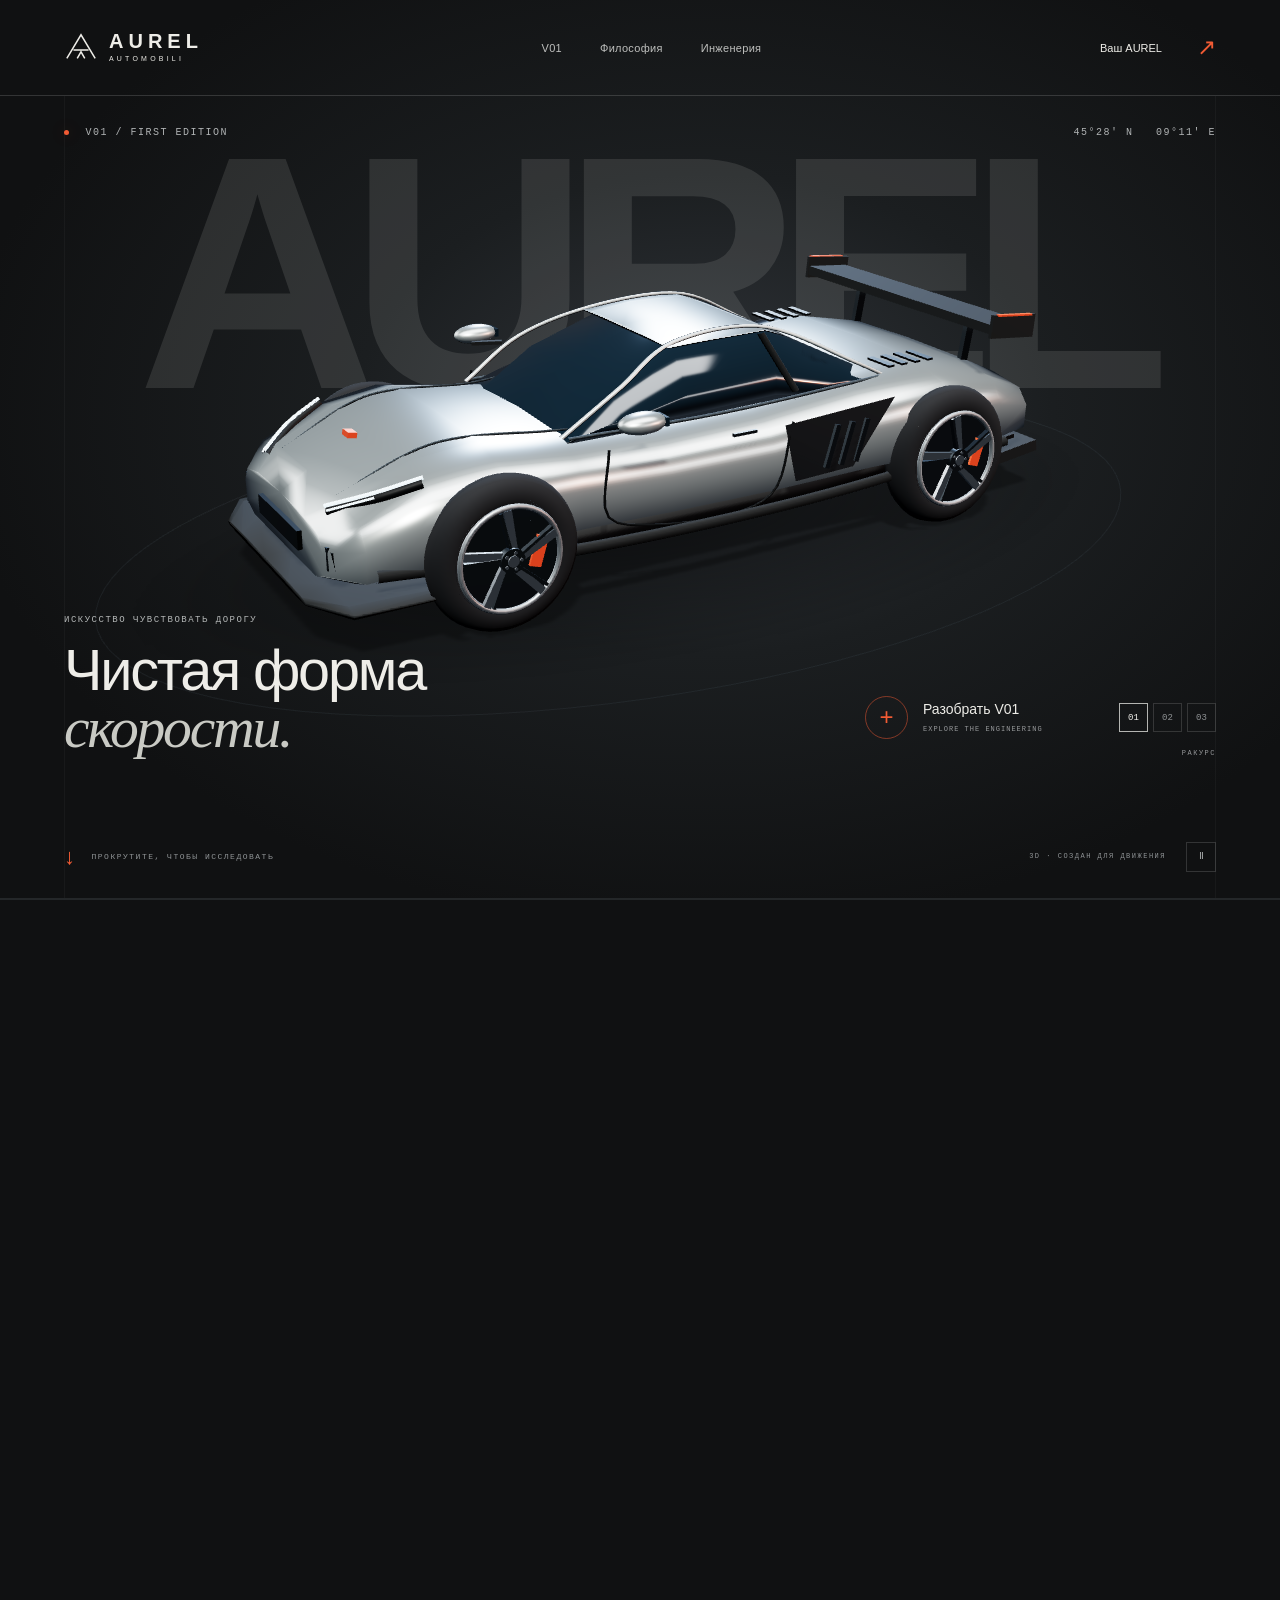
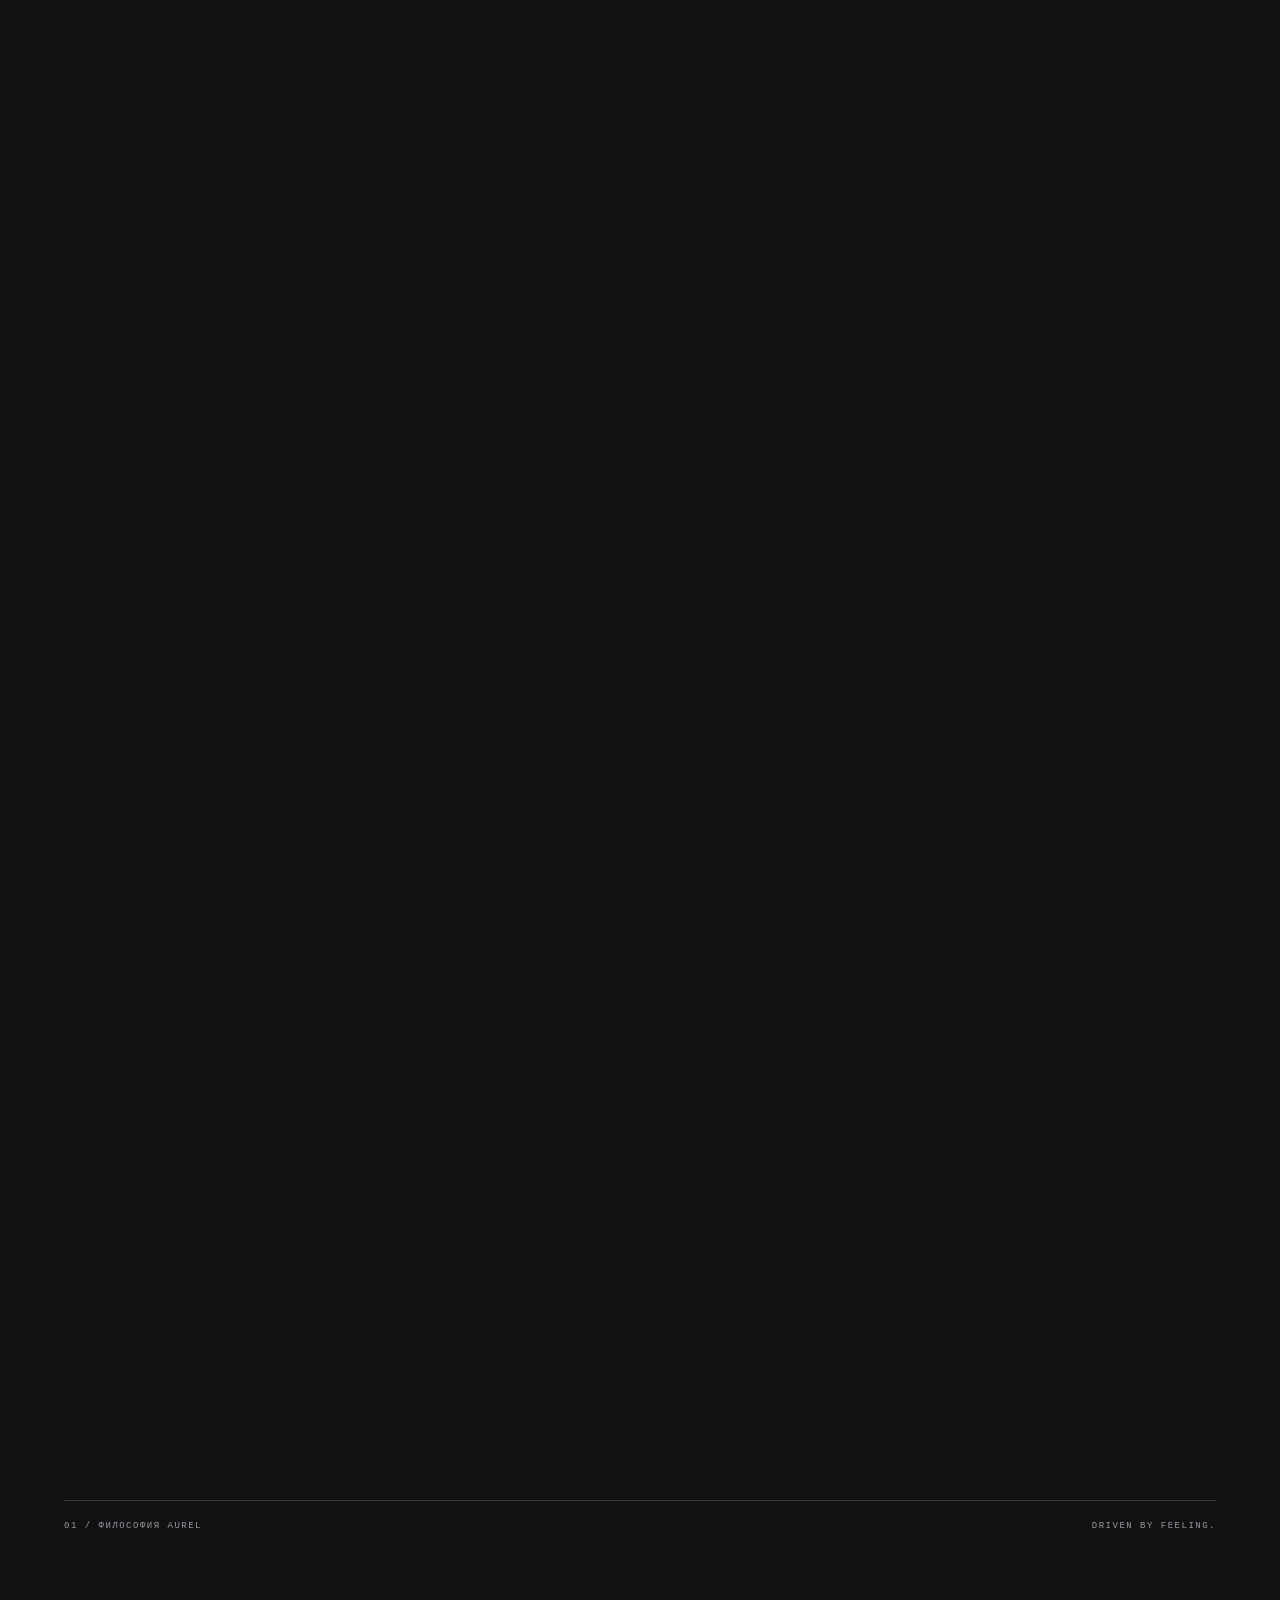
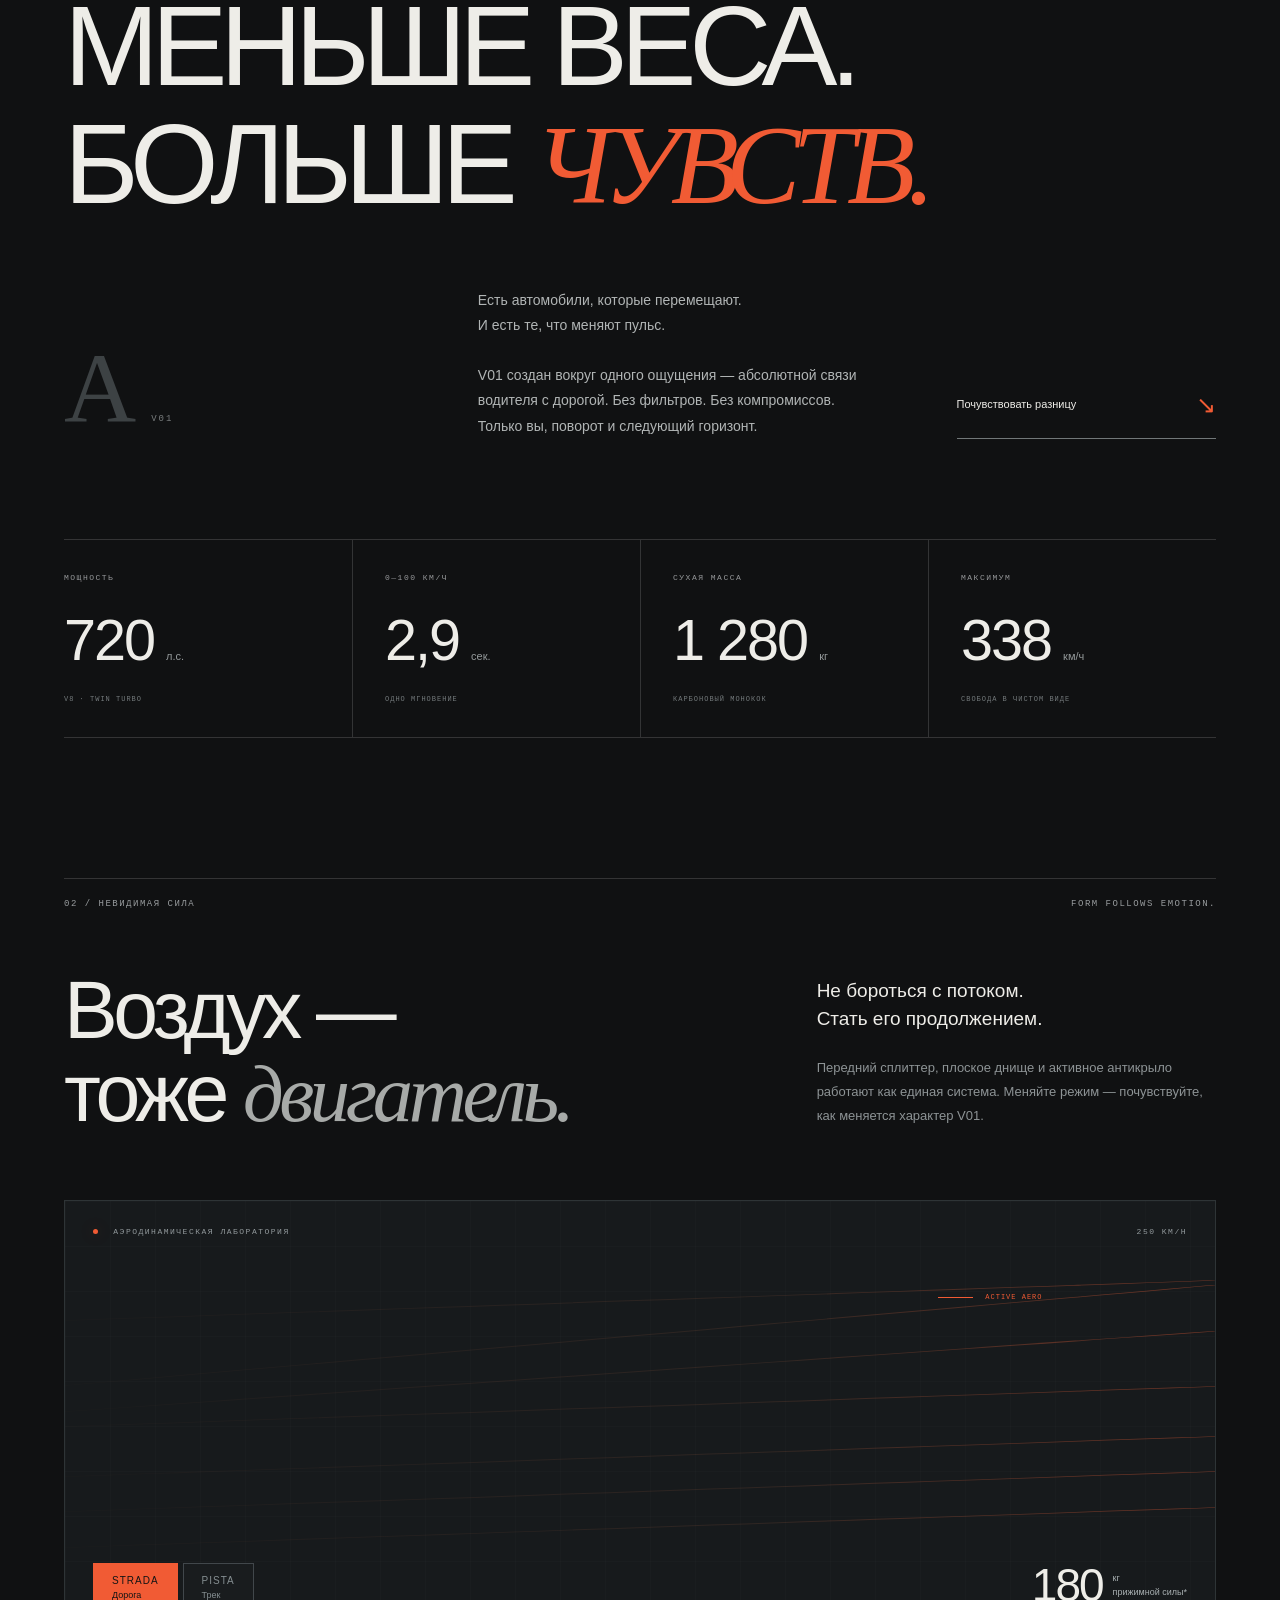
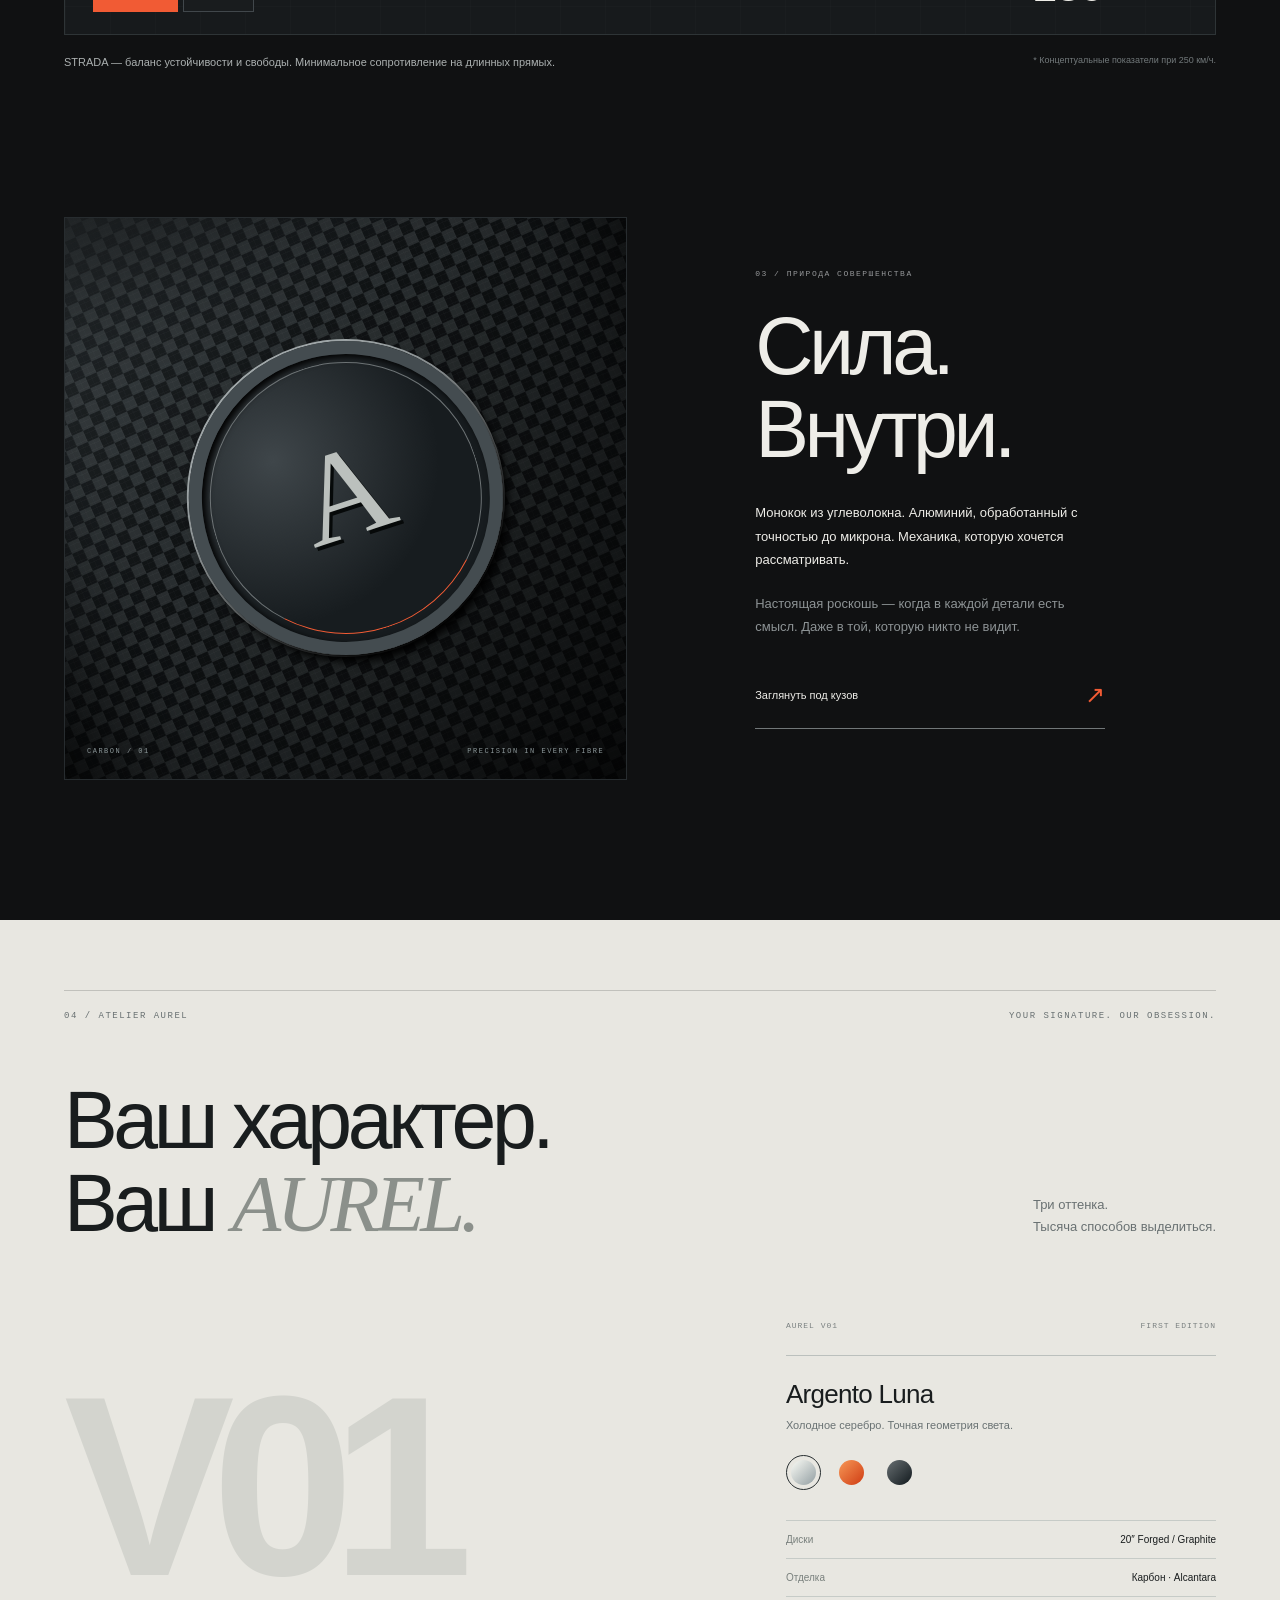
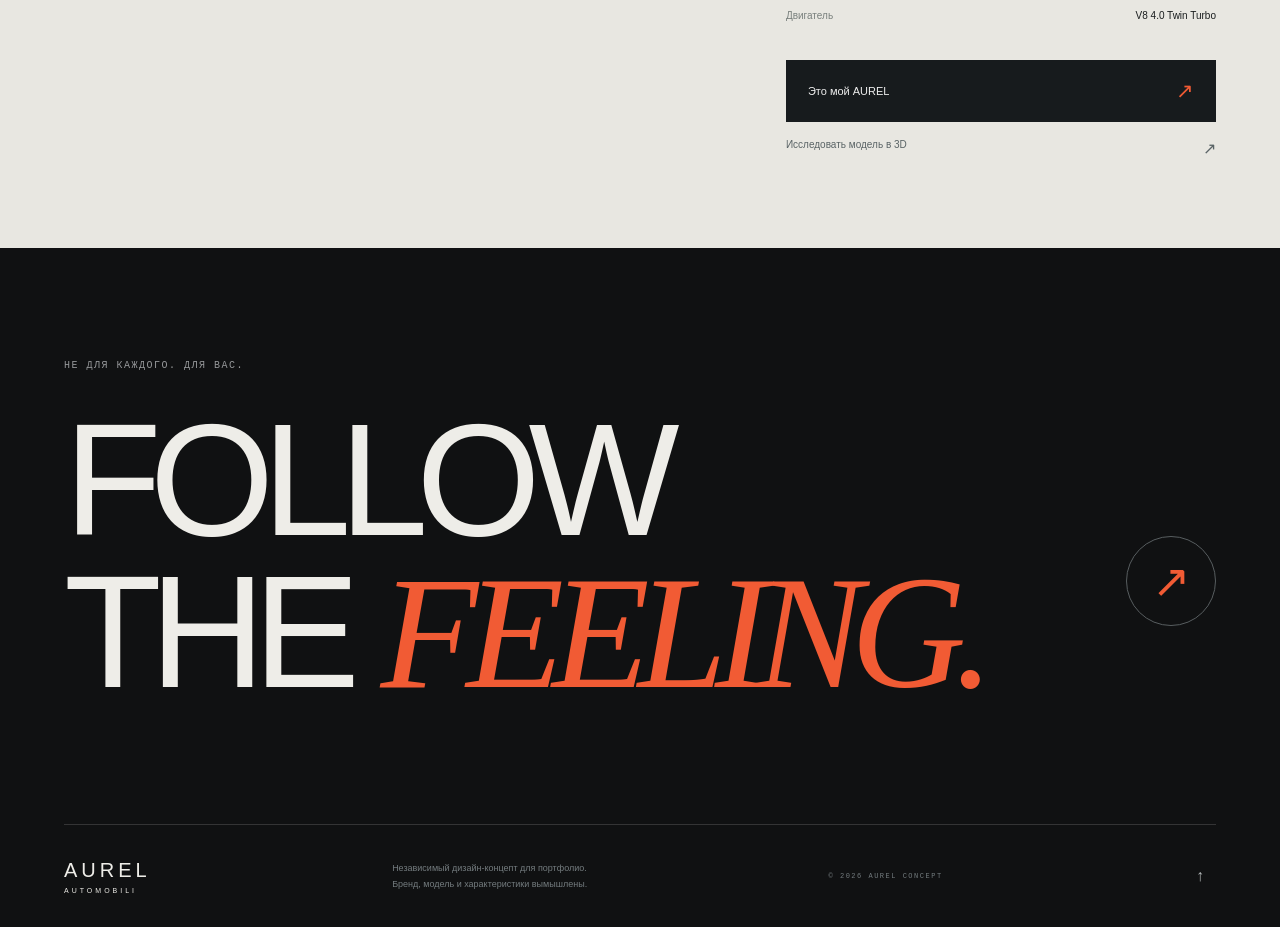
<file: index.html>
<!doctype html>
<html lang="ru">
<head>
  <meta charset="utf-8">
  <meta name="viewport" content="width=device-width, initial-scale=1">
  <meta name="theme-color" content="#101112">
  <meta name="description" content="AUREL V01. Интерактивный концепт спорткара: исследуйте конструкцию в 3D и создайте свою конфигурацию.">
  <title>AUREL Automobili — чистая форма скорости</title>
  <link rel="icon" href="assets/favicon.svg" type="image/svg+xml">
  <link rel="stylesheet" href="styles.css">
  <script defer src="assets/three.min.js"></script>
  <script defer src="car.js"></script>
  <script defer src="app.js"></script>
</head>
<body>
  <a class="skip-link" href="#engineering">Перейти к содержанию</a>
  <header class="header">
    <a class="brand" href="#home" aria-label="AUREL — на главную"><svg viewBox="0 0 36 32" aria-hidden="true"><path d="M3 28 18 3l15 25M10 19h16M14 28l4-7 4 7"/></svg><span>AUREL<small>AUTOMOBILI</small></span></a>
    <nav aria-label="Основная навигация"><a href="#home">V01</a><a href="#engineering">Философия</a><a href="#aero">Инженерия</a></nav>
    <a class="header-cta" href="#atelier">Ваш AUREL <span aria-hidden="true">↗</span></a>
  </header>

  <main>
    <section class="experience" id="home" aria-labelledby="hero-title">
      <div class="stage">
        <div class="studio-grid" aria-hidden="true"></div>
        <div class="hero-word" aria-hidden="true">AUREL</div>
        <div class="stage-top"><span><i class="status-dot"></i> V01 / FIRST EDITION</span><span class="stage-coordinate">45°28′ N &nbsp; 09°11′ E</span></div>
        <div id="car-scene" class="car-scene" role="img" aria-label="Интерактивная трёхмерная модель спорткара AUREL V01. Детали можно выбрать кнопками под моделью."></div>
        <div class="scene-loading" id="scene-loading"><span></span>Собираем V01</div>
        <div class="scene-fallback" id="scene-fallback" hidden>
          <img src="assets/car-profile.svg" alt="Силуэт спорткара AUREL V01">
          <p>3D недоступно в этом браузере. Конструкцию можно изучить с помощью кнопок ниже.</p>
        </div>
        <div class="hero-copy"><p class="eyebrow">ИСКУССТВО ЧУВСТВОВАТЬ ДОРОГУ</p><h1 id="hero-title">Чистая форма<br><em>скорости.</em></h1></div>
        <div class="assembly-heading" aria-hidden="true"><p class="eyebrow">КРАСОТА — В КАЖДОЙ ДЕТАЛИ</p><h2>Ничего<br>лишнего.</h2><p>Один характер.<br>Пять инженерных решений.</p></div>
        <div class="assembly-card" id="part-panel" hidden>
          <div class="part-meta"><span id="part-number">01 / 05</span><span>V01 · ANATOMY</span></div>
          <h3 id="part-title">Скульптура скорости</h3>
          <p id="part-description">Каждая линия кузова направляет поток воздуха. Каждая поверхность работает на движение.</p>
          <div class="part-spec"><strong id="part-value">0,29</strong><span id="part-unit">коэффициент Cx</span></div>
          <div class="part-nav"><button type="button" id="prev-part" aria-label="Предыдущая деталь">←</button><span id="part-label">Кузов</span><button type="button" id="next-part" aria-label="Следующая деталь">→</button></div>
        </div>
        <div class="scene-toolbar">
          <button class="assembly-toggle" id="assembly-toggle" type="button" aria-expanded="false" aria-controls="part-panel part-controls"><span class="plus-icon" aria-hidden="true">+</span><span id="assembly-label">Разобрать V01</span><span class="button-sub">EXPLORE THE ENGINEERING</span></button>
          <div class="view-controls" aria-label="Ракурс автомобиля"><button type="button" data-view="front" aria-label="Ракурс спереди" aria-pressed="true">01</button><button type="button" data-view="side" aria-label="Вид сбоку" aria-pressed="false">02</button><button type="button" data-view="rear" aria-label="Ракурс сзади" aria-pressed="false">03</button><span>РАКУРС</span></div>
        </div>
        <div class="part-controls" id="part-controls" hidden aria-label="Детали автомобиля"><button type="button" data-part="body" aria-pressed="true"><span>01</span> Кузов</button><button type="button" data-part="chassis" aria-pressed="false"><span>02</span> Монокок</button><button type="button" data-part="engine" aria-pressed="false"><span>03</span> Двигатель</button><button type="button" data-part="wheels" aria-pressed="false"><span>04</span> Колёса</button><button type="button" data-part="aero" aria-pressed="false"><span>05</span> Аэродинамика</button></div>
        <div class="stage-bottom"><span class="scroll-cue"><span aria-hidden="true">↓</span> ПРОКРУТИТЕ, ЧТОБЫ ИССЛЕДОВАТЬ</span><span class="scene-hint" id="scene-hint">3D · СОЗДАН ДЛЯ ДВИЖЕНИЯ</span><button type="button" class="motion-button" id="motion-button" aria-pressed="false" aria-label="Остановить автоматическое движение модели">Ⅱ</button></div>
        <div class="stage-progress" aria-hidden="true"><span id="stage-progress"></span></div>
      </div>
    </section>

    <section class="manifesto section-pad" id="engineering" aria-labelledby="manifesto-title">
      <div class="section-kicker reveal"><span>01 / ФИЛОСОФИЯ AUREL</span><span>DRIVEN BY FEELING.</span></div>
      <h2 class="statement reveal" id="manifesto-title">МЕНЬШЕ ВЕСА.<br>БОЛЬШЕ <em>ЧУВСТВ.</em></h2>
      <div class="manifesto-bottom reveal"><div class="tiny-emblem" aria-hidden="true">A<span>V01</span></div><p>Есть автомобили, которые перемещают.<br>И есть те, что меняют пульс.<br><br>V01 создан вокруг одного ощущения — абсолютной связи водителя с дорогой. Без фильтров. Без компромиссов. Только вы, поворот и следующий горизонт.</p><a class="text-link" href="#aero">Почувствовать разницу <span aria-hidden="true">↘</span></a></div>
      <div class="spec-strip reveal"><div><span class="spec-caption">МОЩНОСТЬ</span><strong>720<small>л.с.</small></strong><span>V8 · TWIN TURBO</span></div><div><span class="spec-caption">0—100 КМ/Ч</span><strong>2,9<small>сек.</small></strong><span>ОДНО МГНОВЕНИЕ</span></div><div><span class="spec-caption">СУХАЯ МАССА</span><strong>1 280<small>кг</small></strong><span>КАРБОНОВЫЙ МОНОКОК</span></div><div><span class="spec-caption">МАКСИМУМ</span><strong>338<small>км/ч</small></strong><span>СВОБОДА В ЧИСТОМ ВИДЕ</span></div></div>
    </section>

    <section class="aero-section section-pad" id="aero" aria-labelledby="aero-title">
      <div class="section-kicker reveal"><span>02 / НЕВИДИМАЯ СИЛА</span><span>FORM FOLLOWS EMOTION.</span></div>
      <div class="aero-intro reveal"><h2 id="aero-title">Воздух —<br>тоже <em>двигатель.</em></h2><div><p>Не бороться с потоком.<br>Стать его продолжением.</p><p class="muted">Передний сплиттер, плоское днище и активное антикрыло работают как единая система. Меняйте режим — почувствуйте, как меняется характер V01.</p></div></div>
      <div class="wind-tunnel reveal" id="wind-tunnel">
        <div class="tunnel-top"><span><i class="status-dot"></i> АЭРОДИНАМИЧЕСКАЯ ЛАБОРАТОРИЯ</span><span>250 KM/H</span></div>
        <div class="airflow" aria-hidden="true"><i></i><i></i><i></i><i></i><i></i><i></i><i></i></div>
        <div id="aero-model" class="secondary-scene aero-model" role="img" aria-label="Трёхмерный вид сбоку: AUREL V01 в аэродинамической трубе"></div>
        <img class="aero-car" src="assets/car-profile.svg" alt="Профиль AUREL V01 в аэродинамической трубе" width="1200" height="400">
        <div class="aero-marker" aria-hidden="true"><span></span>ACTIVE AERO</div>
        <div class="tunnel-bottom"><div class="mode-switch" role="group" aria-label="Режим аэродинамики"><button type="button" data-drive="strada" aria-pressed="true">STRADA <span>Дорога</span></button><button type="button" data-drive="pista" aria-pressed="false">PISTA <span>Трек</span></button></div><p class="downforce"><strong id="downforce">180</strong><span>кг<br>прижимной силы*</span></p></div>
      </div>
      <div class="aero-notes reveal"><p id="drive-description" aria-live="polite">STRADA — баланс устойчивости и свободы. Минимальное сопротивление на длинных прямых.</p><span>* Концептуальные показатели при 250 км/ч.</span></div>
    </section>

    <section class="craft-section section-pad" aria-labelledby="craft-title">
      <div class="craft-visual reveal" aria-hidden="true"><div class="carbon-weave"></div><div class="craft-ring"><span>A</span></div><div class="craft-visual-caption"><span>CARBON / 01</span><span>PRECISION IN EVERY FIBRE</span></div></div>
      <div class="craft-copy reveal"><p class="eyebrow">03 / ПРИРОДА СОВЕРШЕНСТВА</p><h2 id="craft-title">Сила.<br>Внутри.</h2><p>Монокок из углеволокна. Алюминий, обработанный с точностью до микрона. Механика, которую хочется рассматривать.</p><p class="muted">Настоящая роскошь — когда в каждой детали есть смысл. Даже в той, которую никто не видит.</p><button class="text-link" id="explore-chassis" type="button">Заглянуть под кузов <span aria-hidden="true">↗</span></button></div>
    </section>

    <section class="atelier section-pad" id="atelier" aria-labelledby="atelier-title">
      <div class="section-kicker reveal"><span>04 / ATELIER AUREL</span><span>YOUR SIGNATURE. OUR OBSESSION.</span></div>
      <div class="atelier-heading reveal"><h2 id="atelier-title">Ваш характер.<br>Ваш <em>AUREL.</em></h2><p>Три оттенка.<br>Тысяча способов выделиться.</p></div>
      <div class="configuration reveal"><div class="config-visual"><div id="config-model" class="secondary-scene config-model-scene" role="img" aria-label="Трёхмерный AUREL V01 в выбранном цвете"></div><span class="config-word" aria-hidden="true">V01</span><svg class="config-car" viewBox="0 0 1000 380" role="img" aria-label="Выбранный цвет кузова AUREL V01"><defs><linearGradient id="paintGradient" x1="0" y1="0" x2="0.2" y2="1"><stop stop-color="var(--paint-light)"/><stop offset=".5" stop-color="var(--paint)"/><stop offset="1" stop-color="var(--paint-dark)"/></linearGradient><linearGradient id="windowGradient" x2="0.5" y2="1"><stop stop-color="#48515a"/><stop offset="1" stop-color="#101619"/></linearGradient><radialGradient id="rimGradient"><stop stop-color="#777e80"/><stop offset=".35" stop-color="#202426"/><stop offset=".84" stop-color="#99a0a0"/><stop offset=".9" stop-color="#151719"/></radialGradient><filter id="shadowBlur"><feGaussianBlur stdDeviation="9"/></filter></defs><ellipse cx="503" cy="303" rx="402" ry="20" opacity=".18" filter="url(#shadowBlur)"/><path d="m81 253 15-54 58-31 186-30 99-67 151-9 119 83 141 23 57 43-9 55-74 13H153z" fill="url(#paintGradient)" stroke="var(--paint-dark)" stroke-width="2"/><path d="m358 138 91-61 134-3 101 69z" fill="url(#windowGradient)"/><path d="m509 78-8 61M431 148l-13 96h211l10-98" fill="none" stroke="#555" stroke-opacity=".6" stroke-width="3"/><path d="m96 203 102-24-35 17-71 21M794 184l74 12 17 13-85-9" fill="#e8f7ff"/><path d="m710 166-64 27-6 44 57-16z" fill="#101516"/><path d="m90 255 74 21h651l77-14-7 17H112z" fill="#151819"/><path d="m797 151 57 7-2 8-70-5z" fill="#242829"/><g><circle cx="244" cy="258" r="64" fill="#111415"/><circle cx="244" cy="258" r="47" fill="url(#rimGradient)"/><path d="m244 218 8 30 31-14-22 24 20 25-31-14-8 29-5-30-30 15 21-25-20-25 31 14z" fill="#b9bfc0"/><circle cx="244" cy="258" r="11" fill="#383e40"/></g><g><circle cx="759" cy="258" r="64" fill="#111415"/><circle cx="759" cy="258" r="47" fill="url(#rimGradient)"/><path d="m759 218 8 30 31-14-22 24 20 25-31-14-8 29-5-30-30 15 21-25-20-25 31 14z" fill="#b9bfc0"/><circle cx="759" cy="258" r="11" fill="#383e40"/></g><path d="m130 230 213-63 365-9" fill="none" stroke="#fff" stroke-opacity=".45" stroke-width="2"/><path d="M91 240h57m691-11 46 4" stroke="#22292b" stroke-width="9"/></svg></div>
        <div class="config-panel"><div class="config-model"><span>AUREL V01</span><span>FIRST EDITION</span></div><h3 id="color-name">Argento Luna</h3><p id="color-description">Холодное серебро. Точная геометрия света.</p><div class="color-swatches" role="group" aria-label="Цвет кузова"><button class="swatch silver" type="button" data-color="silver" aria-label="Argento Luna — серебристый" aria-pressed="true"><span></span></button><button class="swatch orange" type="button" data-color="orange" aria-label="Arancio Fuoco — оранжевый" aria-pressed="false"><span></span></button><button class="swatch black" type="button" data-color="black" aria-label="Nero Assoluto — чёрный" aria-pressed="false"><span></span></button></div><dl><div><dt>Диски</dt><dd>20″ Forged / Graphite</dd></div><div><dt>Отделка</dt><dd>Карбон · Alcantara</dd></div><div><dt>Двигатель</dt><dd>V8 4.0 Twin Turbo</dd></div></dl><button class="dark-button" id="save-config" type="button">Это мой AUREL <span aria-hidden="true">↗</span></button><button class="config-preview" id="preview-color" type="button">Исследовать модель в 3D <span aria-hidden="true">↗</span></button></div>
      </div>
    </section>

    <section class="closing section-pad"><p class="eyebrow reveal">НЕ ДЛЯ КАЖДОГО. ДЛЯ ВАС.</p><h2 class="reveal">FOLLOW<br>THE <em>FEELING.</em></h2><a class="closing-link" href="#home" aria-label="Вернуться к модели V01"><span aria-hidden="true">↗</span></a></section>
  </main>

  <footer class="footer"><a href="#home" class="footer-brand">AUREL <span>AUTOMOBILI</span></a><p>Независимый дизайн-концепт для портфолио.<br>Бренд, модель и характеристики вымышлены.</p><span>© 2026 AUREL CONCEPT</span><a href="#home" class="back-top" aria-label="Наверх">↑</a></footer>

  <dialog id="config-dialog" aria-labelledby="dialog-title"><button class="dialog-close" id="close-dialog" type="button" aria-label="Закрыть">×</button><p class="eyebrow">ATELIER / ВАША КОНФИГУРАЦИЯ</p><h2 id="dialog-title">Характер<br>определён.</h2><div class="config-summary"><span>AUREL V01 · FIRST EDITION</span><strong id="summary-color">Argento Luna</strong><span>V8 Twin Turbo · 720 л.с. · 20″ Forged</span></div><p>Сохраните карточку своего V01. Это демонстрационный конфигуратор: заказ и оплата не оформляются.</p><button class="accent-button" id="download-config" type="button">Скачать конфигурацию <span aria-hidden="true">↓</span></button></dialog>
  <div class="toast" id="toast" role="status" hidden></div>
  <noscript><div class="noscript-message">Включите JavaScript, чтобы исследовать автомобиль в 3D и выбрать его цвет. Текст и иллюстрации доступны ниже.</div></noscript>
</body>
</html>
</file>
<file: styles.css>
@charset "UTF-8";
:root{--bg:#101112;--panel:#181a1c;--ink:#eeede8;--muted:#96989a;--line:rgba(255,255,255,.15);--accent:#f15b34;--paint:#adb6b9;--paint-light:#f3f5f1;--paint-dark:#616b70;--gutter:clamp(24px,5vw,96px)}
*{box-sizing:border-box}html{scroll-behavior:smooth;scroll-padding-top:88px}body{margin:0;background:var(--bg);color:var(--ink);font-family:Arial,Helvetica,sans-serif;-webkit-font-smoothing:antialiased}button,a{-webkit-tap-highlight-color:transparent}button,input{font:inherit}button,a{touch-action:manipulation}button{color:inherit;cursor:pointer}a{color:inherit;text-decoration:none}button{border:0}button:disabled{cursor:default}img,svg{display:block;max-width:100%}button:focus-visible,a:focus-visible{outline:2px solid var(--accent);outline-offset:7px}::selection{background:var(--accent);color:var(--bg)}[hidden]{display:none!important}h1,h2,h3,p{margin:0}button{border-radius:0}em{font-family:Georgia,'Times New Roman',serif;font-weight:400}section{scroll-margin-top:70px}.skip-link{position:fixed;left:20px;top:-60px;padding:14px;background:var(--accent);color:#111;z-index:100}.skip-link:focus{top:15px}.eyebrow,.section-kicker,.stage-top,.stage-bottom,.part-meta,.button-sub,.view-controls,.spec-caption,.spec-strip>div>span:last-child,.tunnel-top,.aero-marker,.craft-visual-caption,.config-model,.footer>span,.config-summary>span{font-family:'Courier New',monospace;font-size:10px;letter-spacing:1.5px;line-height:1.6}.eyebrow{color:var(--muted)}.header{height:96px;padding:0 var(--gutter);display:flex;align-items:center;justify-content:space-between;position:absolute;inset:0 0 auto;z-index:20;border-bottom:1px solid var(--line)}.brand{display:flex;gap:11px;align-items:center}.brand svg{width:34px;fill:none;stroke:currentColor;stroke-width:1.6}.brand>span{font-size:20px;letter-spacing:5px;font-weight:600}.brand small{display:block;font-size:7px;letter-spacing:3.2px;line-height:1.7;font-weight:400}.header nav{display:flex;gap:38px;font-size:11px;letter-spacing:.3px}.header nav a{color:#bebfbd;transition:color .2s}.header nav a:hover{color:var(--accent)}.header-cta{font-size:11px;display:flex;gap:35px;align-items:center}.header-cta>span{color:var(--accent);font-size:23px}.experience{height:330svh;min-height:1900px;position:relative}.stage{position:sticky;top:0;height:100svh;min-height:640px;overflow:hidden;background:radial-gradient(ellipse at 55% 46%,#303439 0%,#1b1e20 35%,#101112 75%);isolation:isolate}.studio-grid{position:absolute;inset:96px var(--gutter) 0;pointer-events:none;border-inline:1px solid rgba(255,255,255,.035)}.hero-word{position:absolute;top:16%;left:50%;transform:translateX(-50%);font-size:26vw;line-height:.78;letter-spacing:-2.2vw;font-weight:700;color:#dadbd6;opacity:.12;pointer-events:none;white-space:nowrap;transition:opacity .65s}.stage-top{position:absolute;top:125px;left:var(--gutter);right:var(--gutter);display:flex;justify-content:space-between;color:#b0b3b4;z-index:2;pointer-events:none}.status-dot{width:5px;height:5px;border-radius:50%;background:var(--accent);display:inline-block;margin-right:9px;box-shadow:0 0 15px #f15b3444}.car-scene{position:absolute;inset:0;z-index:1;touch-action:pan-y;cursor:grab}.car-scene:active{cursor:grabbing}.car-scene canvas{display:block;width:100%;height:100%;outline:none}.scene-loading{position:absolute;z-index:2;top:50%;left:50%;transform:translate(-50%,-50%);display:flex;gap:12px;align-items:center;text-transform:uppercase;font:10px 'Courier New',monospace;letter-spacing:2px}.scene-loading>span{border:1px solid #555;border-top-color:var(--accent);width:18px;height:18px;border-radius:50%;animation:spin 1s linear infinite}@keyframes spin{to{transform:rotate(360deg)}}.scene-fallback{position:absolute;inset:25% 10% 26%;z-index:1}.scene-fallback img{width:100%;height:90%;object-fit:contain}.scene-fallback p{max-width:360px;margin:auto;color:#aaa;font-size:12px;line-height:1.6}.hero-copy{position:absolute;z-index:2;bottom:16%;left:var(--gutter);pointer-events:none;transition:opacity .6s,transform .6s}.hero-copy .eyebrow{margin-bottom:15px;color:#b5b8b8;font-size:9px}.hero-copy h1{font-size:clamp(34px,4.5vw,76px);line-height:.98;letter-spacing:-2.2px;font-weight:400}.hero-copy em{color:#c9cac4}.assembly-heading{position:absolute;left:var(--gutter);top:26%;opacity:0;transform:translateY(20px);transition:opacity .6s,transform .6s;pointer-events:none;z-index:2}.assembly-heading h2{font-size:clamp(40px,5.4vw,86px);line-height:1.03;letter-spacing:-3px;margin:20px 0}.assembly-heading>p:last-child{font-size:12px;color:var(--muted);line-height:1.8}.assembly-card{position:absolute;z-index:3;right:var(--gutter);top:33%;width:258px;padding:23px 0 0;border-top:1px solid var(--accent);background:linear-gradient(90deg,transparent,rgba(16,17,18,.6));animation:enter .5s ease}.part-meta{color:var(--muted);font-size:8px;display:flex;justify-content:space-between}.assembly-card h3{font-size:24px;font-weight:400;line-height:1.15;margin:22px 0 15px;letter-spacing:-.7px}.assembly-card>p{color:#b6b8b9;font-size:12px;line-height:1.8;min-height:87px}.part-spec{display:flex;align-items:baseline;gap:12px;margin:20px 0 25px}.part-spec>strong{font-size:37px;letter-spacing:-1.6px;font-weight:400}.part-spec>span{color:var(--muted);font-size:10px}.part-nav{display:flex;justify-content:space-between;align-items:center;border-top:1px solid var(--line);padding-top:12px}.part-nav button{background:none;font-size:23px;padding:3px 10px}.part-nav button:hover{color:var(--accent)}.part-nav span{font-size:10px;color:#c3c4c3}.scene-toolbar{position:absolute;right:var(--gutter);bottom:17%;z-index:4;display:flex;gap:28px;align-items:center}.assembly-toggle{position:relative;background:none;text-align:left;padding:12px 0 12px 58px;min-height:53px;font-size:14px;min-width:226px}.plus-icon{position:absolute;left:0;top:7px;width:43px;height:43px;border:1px solid #f15b3480;border-radius:50%;display:grid;place-items:center;color:var(--accent);font-size:24px;font-weight:300;transition:background .25s,transform .4s}.assembly-toggle:hover .plus-icon{background:var(--accent);color:#111;transform:rotate(90deg)}.button-sub{display:block;font-size:7px;color:var(--muted);letter-spacing:1px;margin-top:7px}.view-controls{display:flex;gap:5px;align-items:center}.view-controls button{background:none;border:1px solid #ffffff25;width:29px;height:29px;font-size:9px;color:#8f9294}.view-controls button[aria-pressed=true]{color:var(--ink);border-color:#b4b5b2}.view-controls>span{position:absolute;bottom:-12px;right:0;font-size:7px;color:var(--muted)}.stage-bottom{position:absolute;left:var(--gutter);right:var(--gutter);bottom:28px;display:flex;align-items:center;justify-content:space-between;font-size:8px;color:#909496;z-index:3}.scroll-cue{display:flex;gap:15px;align-items:center}.scroll-cue>span{color:var(--accent);font:22px Arial}.motion-button{background:none;border:1px solid var(--line);width:30px;height:30px;font-size:10px;color:#a0a3a3}.scene-hint{margin-left:auto;margin-right:20px;font-size:7px}.stage-progress{position:absolute;bottom:0;left:0;right:0;height:2px;z-index:5;background:#242729}.stage-progress>span{display:block;width:0;height:100%;background:var(--accent)}.part-controls{position:absolute;left:50%;transform:translateX(-50%);bottom:12%;z-index:4;display:flex;gap:5px;white-space:nowrap;max-width:calc(100% - 32px);overflow:auto;scrollbar-width:thin}.part-controls button{padding:12px 14px;background:#17191bd9;border:1px solid #ffffff20;font-size:10px;color:#c6c9c9;transition:border .2s,color .2s}.part-controls button>span{margin-right:6px;color:#686d70;font-family:'Courier New',monospace}.part-controls button[aria-pressed=true]{border-color:var(--accent);color:var(--ink)}.part-controls button[aria-pressed=true]>span{color:var(--accent)}.stage.is-exploded .hero-copy{opacity:0;transform:translateY(20px)}.stage.is-exploded .hero-word{opacity:.035}.stage.is-exploded .assembly-heading{opacity:1;transform:none}.stage.is-exploded .scene-toolbar{bottom:auto;top:175px}.stage.is-exploded .assembly-toggle .plus-icon{transform:rotate(45deg)}.stage.is-exploded .view-controls{display:none}.stage.is-exploded .stage-coordinate{opacity:0}.section-pad{padding:100px var(--gutter)}.section-kicker{display:flex;justify-content:space-between;padding-bottom:36px;border-top:1px solid var(--line);padding-top:18px;color:#989c9e;font-size:9px}.manifesto{padding-top:130px}.statement{font-size:clamp(50px,8.9vw,155px);font-weight:500;line-height:1.03;letter-spacing:-.065em;margin:18px 0 65px}.statement em{color:var(--accent);font-size:.98em;letter-spacing:-.07em}.manifesto-bottom{display:grid;grid-template-columns:1fr 1.2fr .8fr;gap:7vw;align-items:end;margin-bottom:100px}.tiny-emblem{font-family:Georgia,serif;font-size:100px;line-height:1;color:#3d4244;display:inline-flex;gap:15px;align-items:end}.tiny-emblem span{font:9px 'Courier New',monospace;letter-spacing:2px;padding-bottom:15px;color:#7a7e7f}.manifesto-bottom>p{max-width:430px;font-size:14px;line-height:1.8;color:#b1b5b5}.text-link{background:none;border-bottom:1px solid #717778;padding:0 0 16px;display:flex;justify-content:space-between;gap:25px;font-size:11px;line-height:1.4;align-items:center}.text-link>span{color:var(--accent);font-size:24px}.text-link:hover{border-color:var(--accent)}.spec-strip{display:grid;grid-template-columns:repeat(4,1fr);border-top:1px solid var(--line);border-bottom:1px solid var(--line)}.spec-strip>div{padding:32px 32px 32px 0}.spec-strip>div+div{border-left:1px solid var(--line);padding-left:32px}.spec-caption{display:block;font-size:8px;color:var(--muted)}.spec-strip strong{font-size:clamp(32px,4.5vw,68px);font-weight:400;letter-spacing:-2px;display:block;margin:22px 0 14px;white-space:nowrap}.spec-strip strong small{font-size:11px;font-weight:400;letter-spacing:0;color:#94999a;margin-left:12px}.spec-strip>div>span:last-child{font-size:7px;color:#747a7c;letter-spacing:1px}.aero-section{padding-top:40px}.aero-intro{display:grid;grid-template-columns:1.2fr .8fr;gap:12vw;align-items:center;margin:22px 0 65px}.aero-intro h2,.craft-copy h2,.atelier h2{font-size:clamp(40px,6.3vw,96px);font-weight:400;line-height:1.03;letter-spacing:-.055em}.aero-intro h2 em{color:#a7aaa8}.aero-intro>div>p:first-child{font-size:19px;line-height:1.5;margin-bottom:22px}.muted{color:#8d9395;font-size:13px;line-height:1.85}.wind-tunnel{position:relative;background:#171a1c;aspect-ratio:2.65;border:1px solid #2e3436;overflow:hidden;background-image:linear-gradient(#ffffff03 1px,transparent 1px),linear-gradient(90deg,#ffffff03 1px,transparent 1px);background-size:45px 45px}.tunnel-top{position:absolute;left:28px;right:28px;top:25px;display:flex;justify-content:space-between;color:#939a9d;font-size:8px;z-index:2}.aero-car{position:absolute;width:82%;height:auto;left:9%;top:11%;z-index:1;filter:drop-shadow(0 22px 7px #0008);transition:transform .8s}.airflow{position:absolute;inset:8% -10% 10%;transform:rotate(-2deg);opacity:.5}.airflow i{position:absolute;height:1px;width:100%;background:linear-gradient(90deg,transparent 0%,#dd7b5140 30%,#f15b34 50%,transparent 75%);background-size:200% 100%;animation:flow 5s linear infinite;border-radius:50%;transition:transform .8s}.airflow i:nth-child(1){top:18%;animation-delay:-2s}.airflow i:nth-child(2){top:28%;animation-delay:-3.5s;transform:rotate(-3deg)}.airflow i:nth-child(3){top:38%;animation-delay:-1s;transform:rotate(-2deg)}.airflow i:nth-child(4){top:48%;animation-delay:-4s}.airflow i:nth-child(5){top:62%;animation-delay:-.7s}.airflow i:nth-child(6){top:72%;animation-delay:-2.5s}.airflow i:nth-child(7){top:82%;animation-delay:-1.8s}@keyframes flow{from{background-position:200% 0}to{background-position:-200% 0}}.aero-marker{position:absolute;right:15%;top:21%;font-size:7px;letter-spacing:1px;color:var(--accent);display:flex;align-items:center;gap:12px;z-index:3}.aero-marker>span{width:35px;height:1px;background:var(--accent);display:inline-block}.tunnel-bottom{position:absolute;inset:auto 28px 22px;z-index:2;display:flex;justify-content:space-between;align-items:end}.mode-switch{display:flex;gap:5px}.mode-switch button{padding:11px 18px;background:#191c1e;border:1px solid #41474b;color:#858e91;font-size:10px;letter-spacing:1px;text-align:left}.mode-switch button>span{display:block;font-size:9px;letter-spacing:0;margin-top:4px}.mode-switch button[aria-pressed=true]{background:var(--accent);border-color:var(--accent);color:#151515}.downforce{display:flex;align-items:center;gap:10px}.downforce strong{font-size:46px;letter-spacing:-2px;font-weight:400}.downforce>span{font-size:9px;line-height:1.6;color:#a9b0b2}.wind-tunnel.is-pista .airflow{opacity:1;transform:rotate(-5deg)}.wind-tunnel.is-pista .airflow i{animation-duration:2s}.wind-tunnel.is-pista .aero-car{transform:rotate(-1.4deg)}.aero-notes{display:flex;justify-content:space-between;gap:40px;margin-top:18px}.aero-notes p{font-size:11px;line-height:1.7;color:#abb0b0;max-width:530px}.aero-notes>span{font-size:9px;line-height:1.6;color:#72797b;max-width:205px;text-align:right}.craft-section{display:grid;grid-template-columns:1.1fr .9fr;gap:10vw;align-items:center;padding-top:45px;padding-bottom:140px}.craft-visual{position:relative;aspect-ratio:1;overflow:hidden;background:#0b0d0e;border:1px solid #272c2f}.carbon-weave{position:absolute;inset:-20%;transform:rotate(-24deg);background:repeating-linear-gradient(90deg,transparent 0 5px,#ffffff04 5px 6px),repeating-linear-gradient(0deg,transparent 0 5px,#ffffff06 5px 6px),repeating-conic-gradient(#303537 0 25%,#101315 0 50%) 0 / 24px 24px;box-shadow:inset 20px 20px 130px 50px #000;opacity:.8}.craft-visual:after{content:"";position:absolute;inset:0;background:linear-gradient(125deg,#a4b6bf24,transparent 40%,#0009 90%)}.craft-ring{position:absolute;left:50%;top:50%;transform:translate(-50%,-50%) rotate(-18deg);width:56%;aspect-ratio:1;border:13px solid #444c50;border-radius:50%;box-shadow:3px 8px 8px #000,0 0 0 2px #a2a9ab,inset 3px 4px 7px #000;background:radial-gradient(ellipse at 30% 30%,#3f464a 0%,#171c1f 58%);display:grid;place-items:center;z-index:1}.craft-ring:before{content:"";position:absolute;inset:8px;border:1px solid #6c7274;border-radius:50%;border-bottom-color:var(--accent)}.craft-ring>span{font:clamp(70px,10vw,150px) Georgia,serif;color:#bbc0bd;text-shadow:2px 4px #060909;transform:translateY(-5px)}.craft-visual-caption{position:absolute;bottom:22px;left:22px;right:22px;z-index:2;display:flex;justify-content:space-between;color:#8c9799;font-size:7px}.craft-copy .eyebrow{font-size:8px}.craft-copy h2{margin:25px 0 30px}.craft-copy>p:not(.eyebrow){max-width:350px;font-size:13px;line-height:1.8;margin-bottom:20px}.craft-copy .text-link{margin-top:40px;max-width:350px;width:100%}.atelier{background:#e8e7e1;color:#191d1e;padding-top:70px;padding-bottom:90px}.atelier .section-kicker{border-color:#181d1e30;color:#697172}.atelier-heading{display:flex;justify-content:space-between;align-items:end;margin:20px 0 35px}.atelier-heading>p{color:#697172;font-size:13px;line-height:1.7;margin-bottom:7px}.atelier h2 em{color:#8b908b}.configuration{display:grid;grid-template-columns:1.5fr 1fr;gap:6vw;align-items:center}.config-visual{position:relative;min-width:0;aspect-ratio:1.4;display:flex;align-items:center}.config-word{position:absolute;inset:15% 0 auto;font-size:20vw;letter-spacing:-.09em;line-height:1;color:#d3d4ce;font-weight:700}.config-car{position:relative;z-index:1;overflow:visible;width:115%;max-width:none;left:-4%;margin-top:100px;transition:filter .3s}.config-panel{padding-top:40px}.config-model{display:flex;justify-content:space-between;gap:10px;font-size:8px;color:#7b8181;letter-spacing:1px;padding-bottom:22px;border-bottom:1px solid #bbc0bd}.config-panel h3{font-weight:400;font-size:26px;letter-spacing:-.7px;margin:23px 0 9px}.config-panel>p{font-size:11px;color:#697273}.color-swatches{display:flex;gap:13px;margin:24px 0 30px}.swatch{width:35px;height:35px;background:transparent;border:1px solid transparent;border-radius:50%;padding:4px}.swatch>span{display:block;width:100%;height:100%;border-radius:50%}.swatch[aria-pressed=true]{border-color:#272e30}.swatch.silver>span{background:linear-gradient(135deg,#fafbf5,#929ea2)}.swatch.orange>span{background:linear-gradient(135deg,#f79857,#cf3c13)}.swatch.black>span{background:linear-gradient(135deg,#686f72,#11191d)}.config-panel dl{margin:0 0 26px;font-size:10px}.config-panel dl>div{display:flex;justify-content:space-between;border-top:1px solid #c6cbc7;padding:13px 0;gap:15px}.config-panel dt{color:#79807d}.config-panel dd{margin:0;text-align:right}.dark-button,.accent-button{display:flex;justify-content:space-between;gap:25px;align-items:center;width:100%;padding:19px 22px;background:#171b1d;color:#eee;font-size:11px;transition:background .25s}.dark-button:hover{background:#343d41}.dark-button span{color:var(--accent);font-size:21px}.config-preview{padding:17px 0 0;background:none;display:flex;justify-content:space-between;width:100%;font-size:10px;color:#5a6466}.config-preview span{font-size:16px}.closing{position:relative;padding-top:110px;padding-bottom:115px;overflow:hidden}.closing .eyebrow{margin-bottom:30px}.closing h2{font-size:clamp(62px,12.5vw,190px);line-height:.95;font-weight:400;letter-spacing:-.075em}.closing h2 em{color:var(--accent)}.closing-link{position:absolute;right:var(--gutter);top:50%;border:1px solid #585e60;border-radius:50%;width:90px;height:90px;display:grid;place-items:center;color:var(--accent);font-size:46px;transition:background .3s,transform .3s}.closing-link:hover{background:#292e30;transform:rotate(10deg)}.footer{margin:0 var(--gutter);padding:30px 0;border-top:1px solid var(--line);display:flex;justify-content:space-between;align-items:center;gap:25px}.footer-brand{font-size:20px;letter-spacing:4px}.footer-brand>span{font-size:7px;display:block;letter-spacing:3px;margin-top:5px}.footer p{font-size:9px;line-height:1.8;color:#737b7e}.footer>span{font-size:7px;color:#737b7e}.back-top{padding:12px;color:#b3b8b9}.reveal{opacity:1}.js-reveal .reveal{opacity:0;transform:translateY(27px);transition:opacity .9s,transform .9s}.js-reveal .reveal.is-visible{opacity:1;transform:none}dialog{width:min(480px,calc(100% - 32px));border:1px solid #454b4d;padding:50px 40px 38px;background:#181c1e;color:var(--ink);box-shadow:0 25px 100px #0008}dialog::backdrop{background:#090d10c9;backdrop-filter:blur(12px)}.dialog-close{position:absolute;right:15px;top:10px;background:none;color:#b5bdc1;font-size:27px;padding:7px}.dialog-close:hover{color:var(--accent)}dialog .eyebrow{font-size:8px;color:var(--accent)}dialog h2{font-size:47px;line-height:1.05;letter-spacing:-2px;font-weight:400;margin:27px 0}.config-summary{display:flex;flex-direction:column;gap:12px;padding:23px 0;border-block:1px solid var(--line)}.config-summary>span{font-size:8px;color:#9aa3a7;letter-spacing:.7px}.config-summary>strong{font-size:23px;font-weight:400}dialog>p:not(.eyebrow){font-size:11px;line-height:1.8;color:#9aa3a7;margin:23px 0}.accent-button{background:var(--accent);color:#141718}.accent-button:hover{background:#ff754f}.accent-button span{font-size:20px}.toast{position:fixed;bottom:25px;left:50%;transform:translateX(-50%);padding:15px 22px;background:#e8e7e1;color:#202728;font-size:12px;z-index:100;max-width:calc(100% - 30px);box-shadow:0 10px 40px #0004}.noscript-message{position:fixed;bottom:0;left:0;right:0;padding:15px;background:#e8e7e1;color:#151a1c;font-size:12px;z-index:50}.motion-paused .airflow i{animation-play-state:paused}.motion-paused html{scroll-behavior:auto}@keyframes enter{from{opacity:0;transform:translateY(10px)}to{opacity:1;transform:none}}
@media(min-width:1800px){.assembly-card{width:300px}.assembly-card h3{font-size:30px}.assembly-card>p{font-size:14px}.part-controls{bottom:14%}.scene-toolbar{bottom:20%}}
@media(max-width:1100px){.header nav{gap:23px}.scene-toolbar{gap:10px}.view-controls{display:none}.hero-copy h1{font-size:49px}.assembly-heading h2{font-size:55px}.assembly-heading>p:last-child{max-width:150px}.assembly-card{width:205px;top:33%}.assembly-card h3{font-size:21px}.assembly-card>p{font-size:11px}.part-spec>strong{font-size:31px}.manifesto-bottom{gap:4vw;grid-template-columns:.6fr 1.1fr .8fr}.spec-strip>div{padding-right:20px}.spec-strip>div+div{padding-left:20px}.spec-strip strong{font-size:42px}.spec-strip strong small{font-size:9px;margin-left:8px}.aero-intro{gap:7vw}.craft-section{gap:6vw}.config-panel h3{font-size:23px}}
@media(max-width:760px){:root{--gutter:22px}html{scroll-padding-top:20px}.header{height:78px}.brand svg{width:28px}.brand>span{font-size:16px;letter-spacing:4px}.brand small{font-size:5px;letter-spacing:3px}.header nav{display:none}.header-cta{font-size:10px;gap:17px}.header-cta>span{font-size:20px}.experience{height:300svh;min-height:1650px}.stage{min-height:620px}.stage-top{top:101px;font-size:8px}.stage-coordinate{display:none}.studio-grid{inset:78px 22px 0}.hero-word{top:25%;font-size:28vw;letter-spacing:-2vw;opacity:.13}.hero-copy{bottom:24%;left:22px}.hero-copy h1{font-size:43px;letter-spacing:-1.8px}.hero-copy .eyebrow{font-size:7px;letter-spacing:1px;margin-bottom:12px}.scene-toolbar{bottom:12%;right:auto;left:22px}.assembly-toggle{font-size:12px;padding-left:50px}.plus-icon{width:37px;height:37px;font-size:22px}.button-sub{font-size:6px}.stage-bottom{bottom:20px;font-size:7px;letter-spacing:.8px}.scene-hint{display:none}.stage.is-exploded .scene-toolbar{top:128px;left:auto;right:22px}.stage.is-exploded .assembly-toggle{min-width:150px;font-size:11px;padding-left:40px}.stage.is-exploded .plus-icon{width:28px;height:28px;top:12px}.stage.is-exploded .button-sub{font-size:5px;letter-spacing:.6px}.assembly-heading{top:148px;left:22px}.assembly-heading .eyebrow{font-size:6px;letter-spacing:.5px}.assembly-heading h2{font-size:35px;letter-spacing:-1.6px;margin:10px 0}.assembly-heading>p:last-child{display:none}.assembly-card{top:auto;bottom:17%;left:22px;right:22px;width:auto;padding:13px 0 0;display:grid;grid-template-columns:1fr 82px;column-gap:16px;background:none}.part-meta{grid-column:1 / -1;font-size:7px}.assembly-card h3{font-size:21px;margin:12px 0 8px}.assembly-card>p{font-size:10px;line-height:1.65;min-height:0;max-width:330px;grid-column:1;grid-row:3}.part-spec{grid-column:2;grid-row:2 / 4;display:block;margin:10px 0 0;align-self:center;text-align:right}.part-spec>strong{font-size:29px;display:block}.part-spec>span{font-size:8px;line-height:1.5;display:block;margin-top:5px}.part-nav{display:none}.part-controls{bottom:8.5%;left:22px;right:22px;transform:none;max-width:none;justify-content:space-between;gap:4px;padding-bottom:4px}.part-controls button{font-size:8px;padding:9px 9px}.part-controls button>span{display:block;text-align:left;font-size:6px;margin:0 0 4px}.scene-fallback{inset:25% 4% 37%}.scene-fallback p{font-size:10px;text-align:center;max-width:250px}.section-pad{padding:65px 22px}.section-kicker{font-size:7px;padding-bottom:23px;letter-spacing:1px;gap:20px}.section-kicker>span:last-child{text-align:right}.manifesto{padding-top:75px}.statement{font-size:clamp(37px,8.9vw,68px);margin:18px 0 32px;line-height:1.08;letter-spacing:-.065em}.manifesto-bottom{grid-template-columns:1fr;gap:26px;margin-bottom:45px}.tiny-emblem{display:none}.manifesto-bottom>p{font-size:12px;max-width:390px}.manifesto-bottom .text-link{max-width:280px}.spec-strip{grid-template-columns:repeat(2,1fr)}.spec-strip>div{padding:25px 14px 25px 0}.spec-strip>div+div{padding-left:18px}.spec-strip>div:nth-child(3){border-left:0;padding-left:0;border-top:1px solid var(--line)}.spec-strip>div:nth-child(4){border-top:1px solid var(--line)}.spec-strip strong{font-size:39px;margin:14px 0 12px}.spec-caption{font-size:7px}.spec-strip>div>span:last-child{font-size:6px;letter-spacing:.6px}.aero-section{padding-top:10px}.aero-intro{grid-template-columns:1fr;gap:25px;margin:15px 0 32px}.aero-intro h2{font-size:51px}.aero-intro>div>p:first-child{font-size:15px;margin-bottom:13px}.muted{font-size:12px}.wind-tunnel{aspect-ratio:.97;margin-inline:-22px;border-inline:0}.tunnel-top{left:22px;right:22px;top:20px;font-size:6px;letter-spacing:.8px}.aero-car{width:110%;max-width:none;left:-5%;top:26%}.airflow{inset:26% -20% 26%}.aero-marker{top:32%;right:14%;font-size:6px}.aero-marker>span{width:15px}.tunnel-bottom{left:22px;right:22px;bottom:24px}.mode-switch button{padding:10px 12px;font-size:8px}.mode-switch button>span{font-size:8px}.downforce strong{font-size:34px}.downforce>span{font-size:7px}.downforce{gap:7px}.aero-notes{display:block}.aero-notes p{font-size:10px}.aero-notes>span{font-size:8px;display:block;margin-top:10px;text-align:left;max-width:none}.craft-section{padding-top:0;grid-template-columns:1fr;gap:35px;padding-bottom:75px}.craft-visual{aspect-ratio:1.25}.craft-ring{width:48%}.craft-ring>span{font-size:100px}.craft-copy h2{font-size:65px;margin:20px 0 25px}.craft-copy>p:not(.eyebrow){font-size:12px}.craft-copy .text-link{margin-top:25px}.atelier{padding-top:50px}.atelier-heading{display:block;margin:18px 0 0}.atelier h2{font-size:50px}.atelier-heading>p{font-size:11px;margin-top:22px}.configuration{grid-template-columns:1fr;gap:5px}.config-visual{aspect-ratio:1.6;margin-inline:-10px}.config-word{font-size:48vw;inset:13% 0 auto}.config-car{width:105%;left:-3%;margin-top:70px}.config-panel{padding-top:15px}.config-model{padding-bottom:17px}.config-panel h3{margin-top:20px}.color-swatches{margin:22px 0}.config-panel dl{font-size:11px}.dark-button{font-size:12px}.config-preview{font-size:11px;padding-top:20px}.closing{padding-block:75px}.closing .eyebrow{font-size:7px}.closing h2{font-size:15.5vw;letter-spacing:-.06em}.closing-link{height:45px;width:45px;font-size:26px;top:52%}.footer{flex-wrap:wrap;gap:23px;padding-block:28px}.footer-brand{font-size:17px}.footer p{font-size:8px;max-width:180px}.footer>span{font-size:6px}.back-top{margin-left:auto;padding:3px 10px}dialog{padding:45px 26px 28px}dialog h2{font-size:43px}.scene-loading{font-size:8px;top:43%}.toast{font-size:10px;text-align:center;width:max-content}}
@media(max-width:360px){.part-controls button{padding:8px 6px;font-size:7px}.hero-copy h1{font-size:39px}.aero-intro h2,.atelier h2{font-size:44px}.spec-strip strong{font-size:34px}.stage-bottom{font-size:6px}}
@media(prefers-reduced-motion:reduce){html{scroll-behavior:auto}*,*:before,*:after{animation-duration:.01ms!important;animation-iteration-count:1!important;transition-duration:.01ms!important}.js-reveal .reveal{opacity:1;transform:none}}

/* The same WebGL canvas is reused across the three visible studio views. */
.secondary-scene{position:absolute;z-index:2;pointer-events:none}.secondary-scene canvas{display:block;width:100%;height:100%}.aero-model{inset:60px 3% 75px}.config-model-scene{inset:10% -4% 0;z-index:2}.has-webgl .aero-car,.has-webgl .config-car{visibility:hidden}.config-visual .config-word{pointer-events:none}.tunnel-bottom,.tunnel-top,.aero-marker{z-index:3}
@media(max-width:760px){.aero-model{inset:70px -4% 90px}.config-model-scene{inset:5% -4% -5%}}
</file>
